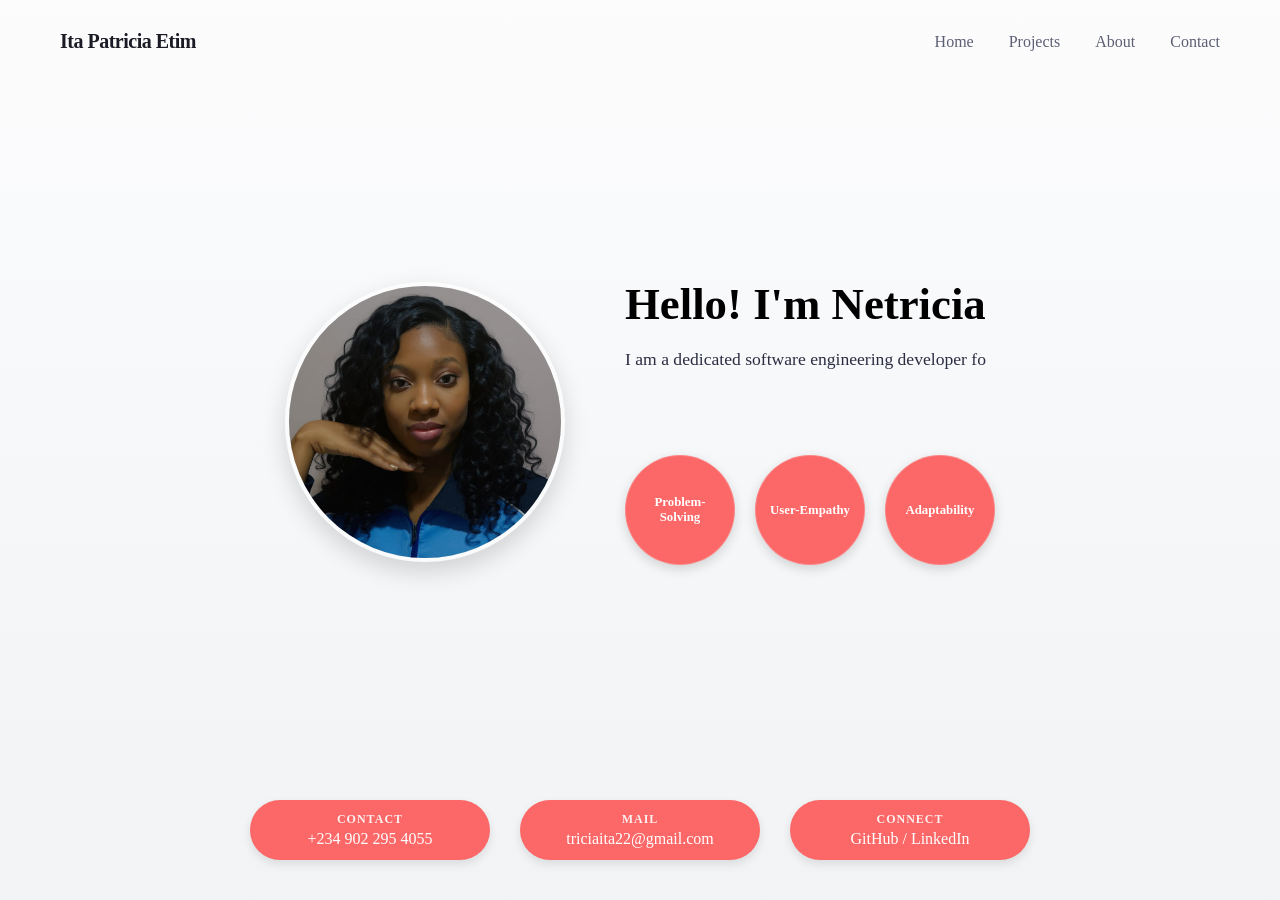
<file: index.html>
<!DOCTYPE html>
<html lang="en">
<head>
    <meta charset="UTF-8">
    <meta name="viewport" content="width=device-width, initial-scale=1.0">
    <link rel="stylesheet" href="style.css">
    <title>Ita Patricia Etim | Portfolio</title>
</head>
<body>

    <header class="navbar">
        <div class="logo">Ita Patricia Etim</div>
        <nav class="nav-links">
            <ul>
                <li><a href="index.html">Home</a></li>
                <li><a href="project.html">Projects</a></li>   
                <li><a href="about.html">About</a></li>
                <li><a href="contact.html">Contact</a></li>
            </ul> 
        </nav>
    </header>

    <main class="hero-section">
        <div class="intro-left">
            <div class="profile-image">
                <div class="image-placeholder"></div>
            </div> 
        </div>
        <div class="intro-right">
            <h1>Hello! I'm Netricia</h1>
            <p id="typewriter-bio"></p>
            <div class="trait-circles">
                <div class="circle">Problem-Solving</div>
                <div class="circle">User-Empathy</div>
                <div class="circle">Adaptability</div>
            </div>
        </div>
    </main>

    <footer class="contact-footer">
        <div class="footer-pill">
            <strong>Contact</strong>
            <span>+234 902 295 4055</span>
        </div>
        <div class="footer-pill">
            <strong>Mail</strong>
            <span><a href="mailto:triciaita22@gmail.com">triciaita22@gmail.com</a></span>
        </div>
        <div class="footer-pill">
            <strong>Connect</strong>
            <span><a href="https://github.com/Netricia123" target="_blank">GitHub</a> / <a href="https://www.linkedin.com/in/netricia-ita" target="_blank">LinkedIn</a></span>
        </div>
    </footer>

    <script>
        const bioText = "I am a dedicated software engineering developer focused on the user experience. I believe effective programming starts with simplicity and clarity, ensuring every digital solution is intuitive and easy to use. I'm currently expanding my skill set to transform basic concepts into robust, user-friendly designs.";
        let i = 0;
        const speed = 20;

        function typeWriter() {
            if (i < bioText.length) {
                document.getElementById("typewriter-bio").innerHTML += bioText.charAt(i);
                i++;
                setTimeout(typeWriter, speed);
            }
        }
        window.onload = typeWriter;
    </script>
</body>
</html>
</file>
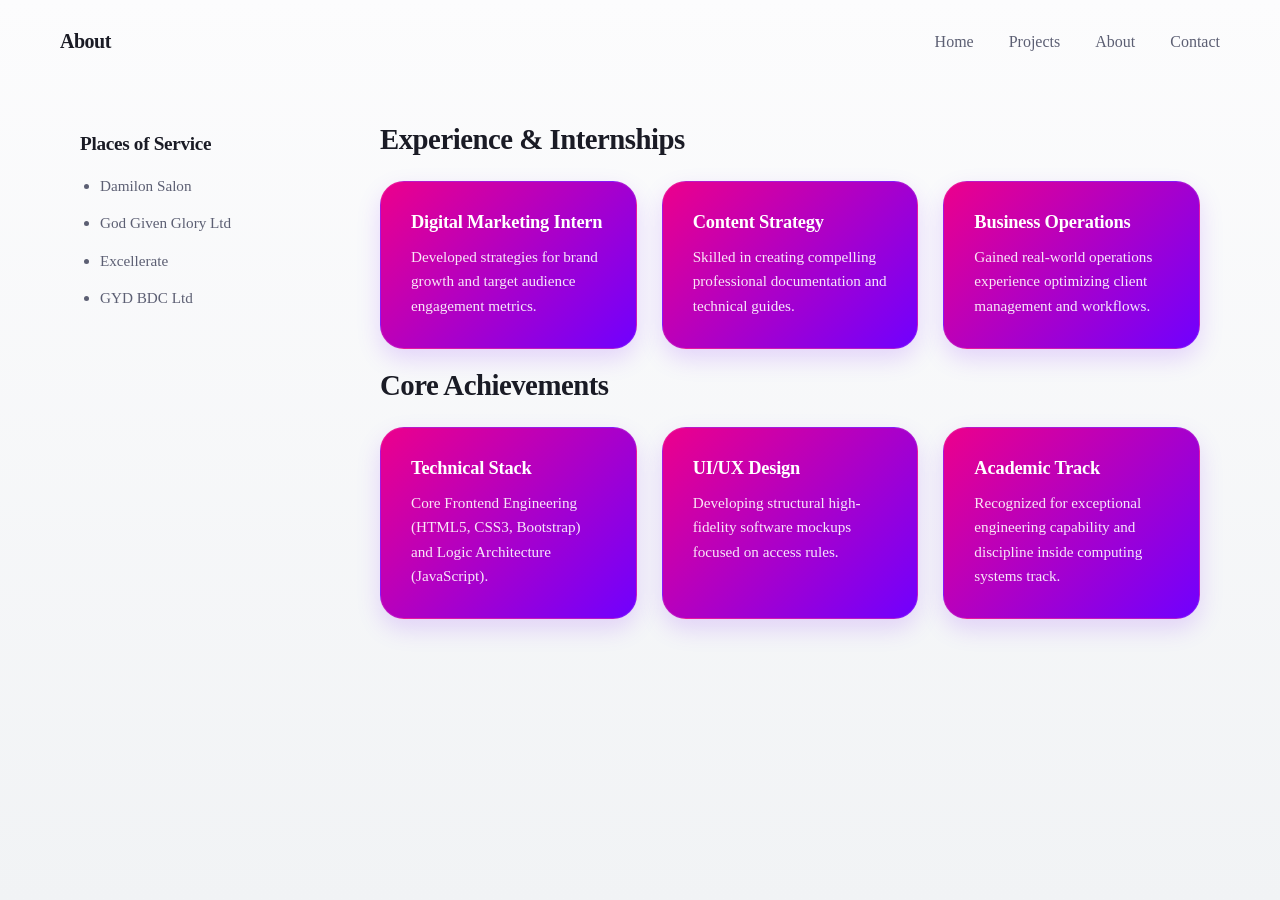
<file: about.html>
<!DOCTYPE html>
<html lang="en">
<head>
    <meta charset="UTF-8">
    <meta name="viewport" content="width=device-width, initial-scale=1.0">
    <link rel="stylesheet" href="style.css">
    <link rel="stylesheet" href="about.css">
    <title>About Me | Experience</title>
</head>
<body>

    <header class="navbar">
        <h1>About</h1>
        <nav class="nav-links">
            <ul>
                <li><a href="index.html">Home</a></li>
                <li><a href="projects.html">Projects</a></li>
                <li><a href="about.html">About</a></li>
                <li><a href="contact.html">Contact</a></li>
            </ul> 
        </nav>
    </header>

    <div class="about-container">
        <!-- Simplified Clean Sidebar Navigation List -->
        <aside class="sidebar-links">
            <h3>Places of Service</h3>
            <ul>
                <li>Damilon Salon</li>
                <li>God Given Glory Ltd</li>
                <li>Excellerate</li>
                <li>GYD BDC Ltd</li>
            </ul>
        </aside>

        <!-- Main Content Area -->
        <main class="about-page">
            <h2 class="section-title">Experience & Internships</h2>
            <div class="info-cluster">
                <div class="bubble">
                    <h4>Digital Marketing Intern</h4>
                    <p>Developed strategies for brand growth and target audience engagement metrics.</p>
                </div>
                <div class="bubble">
                    <h4>Content Strategy</h4>
                    <p>Skilled in creating compelling professional documentation and technical guides.</p>
                </div>
                <div class="bubble">
                    <h4>Business Operations</h4>
                    <p>Gained real-world operations experience optimizing client management and workflows.</p>
                </div>
            </div>

            <h2 class="section-title">Core Achievements</h2>
            <div class="info-cluster">
                <div class="bubble">
                    <h4>Technical Stack</h4>
                    <p>Core Frontend Engineering (HTML5, CSS3, Bootstrap) and Logic Architecture (JavaScript).</p>
                </div>
                <div class="bubble">
                    <h4>UI/UX Design</h4>
                    <p>Developing structural high-fidelity software mockups focused on access rules.</p>
                </div>
                <div class="bubble">
                    <h4>Academic Track</h4>
                    <p>Recognized for exceptional engineering capability and discipline inside computing systems track.</p>
                </div>
            </div>
        </main>
    </div>
</body>
</html>
</file>
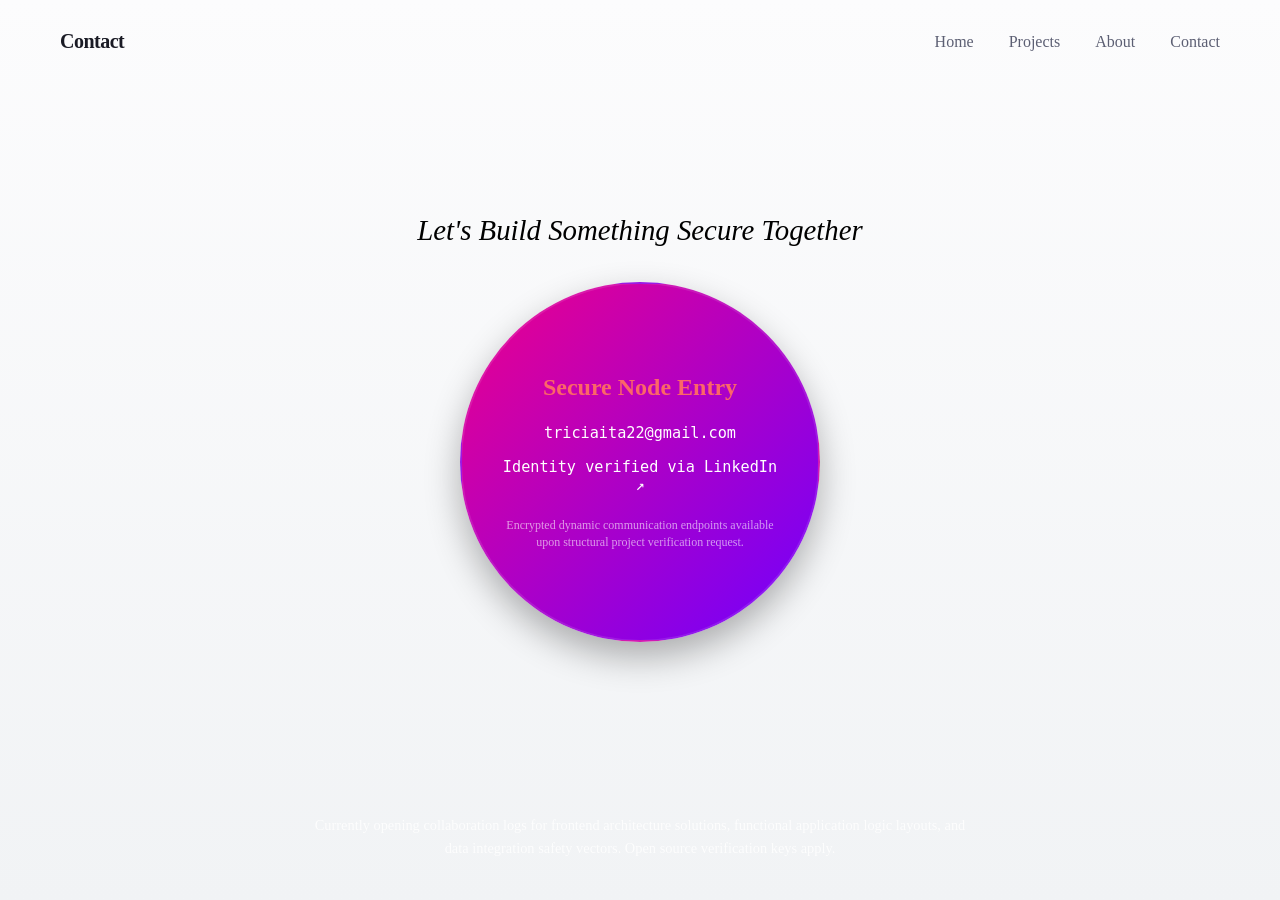
<file: contact.html>
<!DOCTYPE html>
<html lang="en">
<head>
    <meta charset="UTF-8">
    <meta name="viewport" content="width=device-width, initial-scale=1.0">
    <link rel="stylesheet" href="style.css">
    <link rel="stylesheet" href="contact.css">
    <title>Contact System Portal</title>
</head>
<body>

    <header class="navbar">
        <h1>Contact</h1>
        <nav class="nav-links">
            <ul>
                <li><a href="index.html">Home</a></li>
                <li><a href="project.html">Projects</a></li>   
                <li><a href="about.html">About</a></li>
                <li><a href="contact.html">Contact</a></li>
            </ul> 
        </nav>
    </header>

    <main class="contact-container">
        <h2 class="contact-title">Let's Build Something Secure Together</h2>
        
        <div class="contact-circle">
            <h3>Secure Node Entry</h3>
            <a href="mailto:triciaita22@gmail.com" class="contact-link">triciaita22@gmail.com</a>
            <a href="https://www.linkedin.com/in/netricia-ita" target="_blank" class="contact-link">Identity verified via LinkedIn ↗</a>
            <p class="sub-text">Encrypted dynamic communication endpoints available upon structural project verification request.</p>
        </div>
    </main>

    <footer class="footer-note">
        Currently opening collaboration logs for frontend architecture solutions, functional application logic layouts, and data integration safety vectors. Open source verification keys apply.
    </footer>
</body>
</html>
</file>
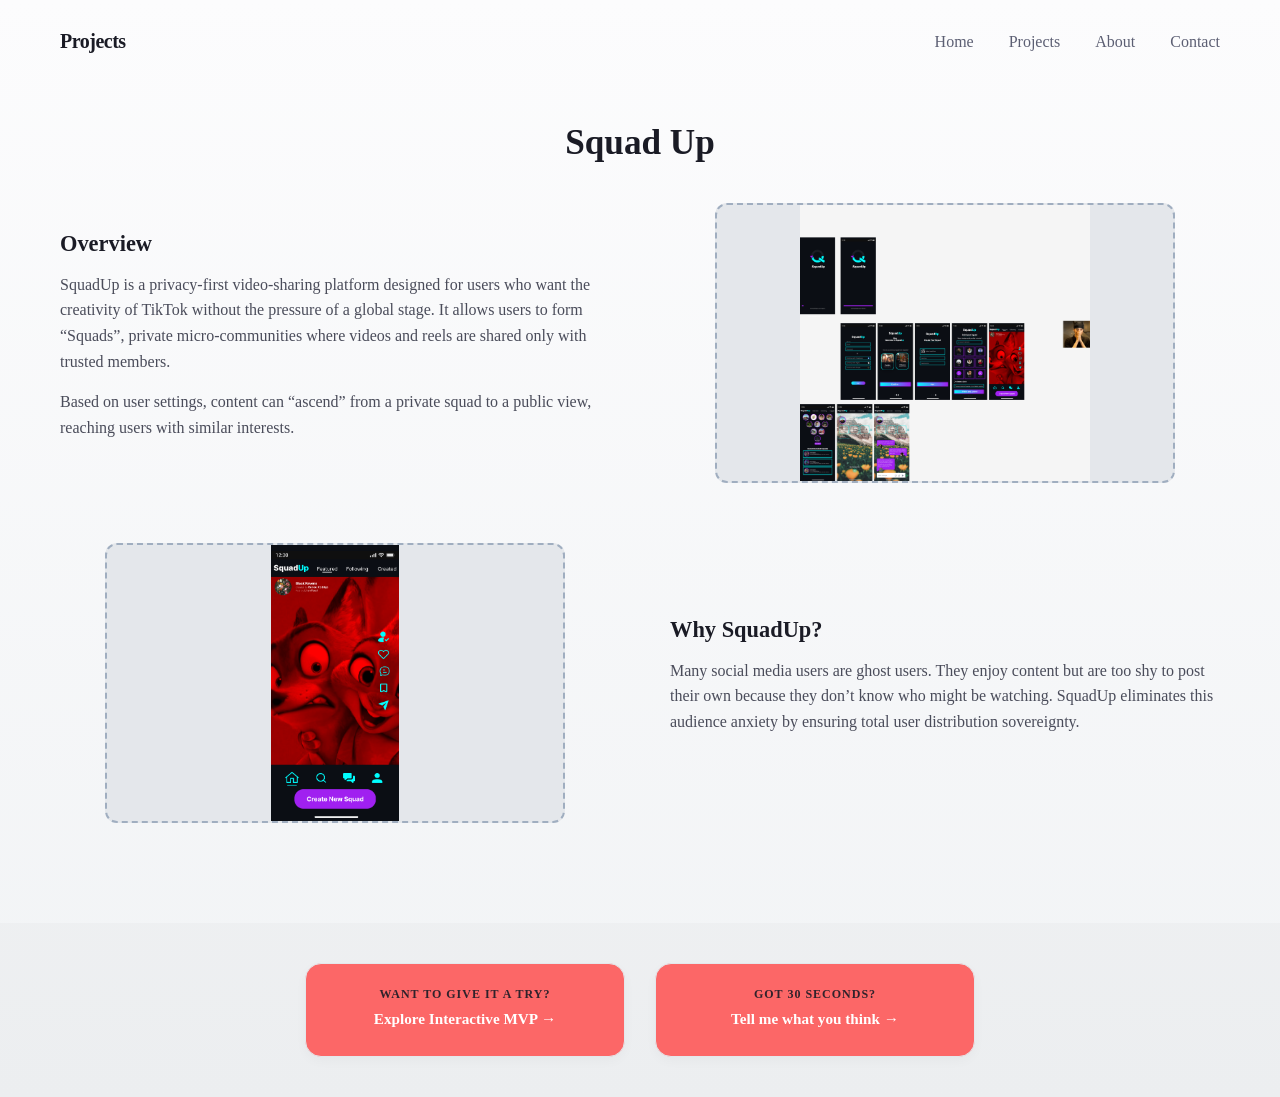
<file: project.html>
<!DOCTYPE html>
<html lang="en">
<head>
    <meta charset="UTF-8">
    <meta name="viewport" content="width=device-width, initial-scale=1.0">
    <link rel="stylesheet" href="style.css">
    <link rel="stylesheet" href="projects.css">
    <title>Projects</title>
</head>
<body>

    <header class="navbar">
        <h1>Projects</h1>
        <nav class="nav-links">
            <ul>
                <li><a href="index.html">Home</a></li>
                <li><a href="projects.html">Projects</a></li>   
                <li><a href="about.html">About</a></li>
                <li><a href="contact.html">Contact</a></li>
            </ul> 
        </nav>
    </header>

    <main class="projects-main-content">
        <h2>Squad Up</h2>
        
        <section class="project-row">
            <div id="content-box">
                <h3>Overview</h3>
                <p>SquadUp is a privacy-first video-sharing platform designed for users who want the creativity of TikTok without the pressure of a global stage. It allows users to form “Squads”, private micro-communities where videos and reels are shared only with trusted members.</p>
                <p>Based on user settings, content can “ascend” from a private squad to a public view, reaching users with similar interests.</p>
            </div>
            <div id="img-box">
                <div class="original-img-placeholder"><img src="Home Discover Inbox MeHome Discover Inbox Me.png"></div>
            </div>
        </section>

        <section class="project-row reverse">
            <div id="content-box">
                <h3>Why SquadUp?</h3>
                <p>Many social media users are ghost users. They enjoy content but are too shy to post their own because they don’t know who might be watching. SquadUp eliminates this audience anxiety by ensuring total user distribution sovereignty.</p>
            </div>
            <div id="img-box">
                <div class="original-img-placeholder"><img src="Home Screen.png"></div>
            </div>
        </section>
    </main>

    <footer class="contact-footer">
        <div class="footer-pill">
            <p><strong>Want to give it a try?</strong></p>
            <p><a href="https://joinsquadup.lovable.app" target="_blank" class="footer-link">Explore Interactive MVP →</a></p>
        </div>
        <div class="footer-pill">
            <p><strong>Got 30 seconds?</strong></p>
            <p><a href="https://forms.gle/LfJwSevLJqWQ6PcD9" target="_blank" class="footer-link">Tell me what you think →</a></p>
        </div>
    </footer>

</body>
</html>
</file>
<file: style.css>
/* ==========================================================================
   Hero Section & Core Interactive Components
   ========================================================================== */
* {
    margin: 0;
    padding: 0;
    box-sizing: border-box;
}

body {
    background: linear-gradient(to bottom, #fcfcfd, #f1f3f5);
    color: #2b2d42;
    min-height: 100vh;
    display: flex;
    flex-direction: column;
    overflow-x: hidden;
}

main {
    flex: 1;
}

   .navbar {
    display: flex;
    justify-content: space-between;
    align-items: center;
    padding: 30px 60px;
    width: 100%;
    background: transparent;
}

.logo, 
.navbar h1 {
    color: #1a1b25 !important;
    font-weight: 700 !important;
    font-size: 1.25rem !important; /* Locks size to perfectly match 'Ita Patricia Etim' on every page */
    letter-spacing: -0.5px;
}

/* Forces links to sit inline as a horizontal block and deletes bullet shapes */
.nav-links ul {
    display: flex;
    flex-direction: row; 
    gap: 35px;
    list-style: none; /* Removes default HTML bullet points */
    margin: 0;
    padding: 0;
}

/* Erases basic default browser blue styling and lines */
.nav-links a {
    text-decoration: none; /* Removes default HTML text underline */
    color: #5c5f73;
    font-weight: 500;
    font-size: 1rem;
    transition: color 0.25s ease, transform 0.25s ease;
    display: inline-block;
}

.nav-links a:hover {
    color: #ec008c; /* Subtle hint of your color signature on hover */
    transform: translateY(-1px);
}

.hero-section {
    display: flex;
    justify-content: center;
    align-items: center;
    gap: 60px;
    padding: 60px 40px;
    max-width: 1200px;
    margin: 0 auto;
}

.profile-image {
    width: 280px;
    height: 280px;
    border-radius: 50%;
    overflow: hidden;
    border: 4px solid rgba(255, 255, 255, 0.5);
    box-shadow: 0 10px 25px rgba(0,0,0,0.15);
}

.image-placeholder {
    width: 100%;
    height: 100%;
    background: #e0e0e0; /* Gray box backdrop until your upload */
    background-image: url('My_Image.jpg'); /* Just replace filename in your folder */
    background-size: cover;
    background-position: center;
}

.intro-right {
    max-width: 550px;
}

.intro-right h1 {
    font-size: 2.8rem;
    color: #000000;
    margin-bottom: 15px;
}

#typewriter-bio {
    font-size: 1.1rem;
    line-height: 1.6;
    min-height: 80px;
}

.trait-circles {
    display: flex;
    gap: 20px;
    margin-top: 30px;
}

.circle {
    background-color: #fc6767;
    color: #ffffff;
    width: 110px;
    height: 110px;
    border-radius: 50%;
    display: flex;
    justify-content: center;
    align-items: center;
    text-align: center;
    font-size: 0.8rem;
    font-weight: 700;
    padding: 10px;
    box-shadow: 0 4px 12px rgba(0, 0, 0, 0.15);
    border: 1px solid rgba(255,255,255,0.2);
}

/* Footer layout elements */
.contact-footer {
    display: flex;
    justify-content: center;
    gap: 30px;
    padding: 40px 20px;
    flex-wrap: wrap;
}

.footer-pill {
    background-color: #fc6767;
    color: #ffffff;
    width: 240px;
    padding: 12px 20px;
    border-radius: 50px;
    display: flex;
    flex-direction: column;
    align-items: center;
    box-shadow: 0 4px 10px rgba(0, 0, 0, 0.1);
}

.footer-pill strong {
    font-size: 0.75rem;
    text-transform: uppercase;
    letter-spacing: 1px;
    margin-bottom: 3px;
    opacity: 0.9;
}

.footer-pill a {
    text-decoration: none;
    color: #ffffff;

}

@media (max-width: 768px) {
    .hero-section {
        flex-direction: column;
        text-align: center;
        gap: 30px;
        padding: 40px 20px;
    }
    .trait-circles {
        justify-content: center;
    }
}
</file>
<file: about.css>
/* ==========================================================================
   About Page Clean Split Layout
   ========================================================================== */
.about-container {
    display: flex;
    max-width: 1200px;
    margin: 0 auto;
    width: 100%;
    padding: 40px;
    gap: 60px;
}

/* Stripped-down sidebar styling (No box enclosure, clean typography) */
.sidebar-links {
    flex: 0 0 240px;
    padding: 10px 0;
    height: fit-content;
}

.sidebar-links h3 {
    color: #1a1b25;
    margin-bottom: 20px;
    font-size: 1.2rem;
    font-weight: 700;
    letter-spacing: -0.3px;
}

.sidebar-links ul {
    list-style-type: disc; /* Re-enables clean, default bullet points */
    padding-left: 20px;    /* Shifts bullets over slightly so they hang neatly */
    display: flex;
    flex-direction: column;
    gap: 16px;
}

.sidebar-links ul li {
    font-size: 0.95rem;
    font-weight: 500;
    color: #5c5f73;
    line-height: 1.4;
}

.about-page {
    flex: 1;
}

/* Erased the black decorative left line completely */
.section-title {
    font-size: 1.8rem;
    margin-bottom: 25px;
    color: #1a1b25;
    font-weight: 800;
    letter-spacing: -0.5px;
    padding-left: 0; /* Resets alignment since line is gone */
}

.section-title:of-type(2) {
    margin-top: 50px;
}

.info-cluster {
    display: flex;
    flex-wrap: wrap;
    gap: 25px;
    margin-bottom: 20px;
}

/* Premium Geometric Display Bubbles */
.bubble {
    background: linear-gradient(135deg, #ec008c, #7000FF);
    border-radius: 24px;
    padding: 30px;
    flex: 1 1 calc(33.333% - 25px);
    min-width: 250px;
    box-shadow: 0 10px 25px rgba(112, 0, 255, 0.15);
    transition: transform 0.3s ease, box-shadow 0.3s ease;
    border: 1px solid rgba(255, 255, 255, 0.1);
}

.bubble:hover {
    transform: translateY(-4px);
    box-shadow: 0 15px 35px rgba(112, 0, 255, 0.25);
}

.bubble h4 {
    font-size: 1.15rem;
    margin-bottom: 12px;
    color: #ffffff;
    font-weight: 700;
    letter-spacing: -0.2px;
}

.bubble p {
    font-size: 0.95rem;
    line-height: 1.6;
    color: rgba(255, 255, 255, 0.9);
}

/* Responsive Fluid Adjustments */
@media (max-width: 992px) {
    .about-container {
        flex-direction: column;
        padding: 20px;
        gap: 30px;
    }
    .sidebar-links {
        width: 100%;
        border-bottom: 1px solid #e4e7eb;
        padding-bottom: 20px;
    }
}
</file>
<file: contact.css>
/* ==========================================================================
   Contact Terminal Center Card
   ========================================================================== */
.contact-container {
    display: flex;
    flex-direction: column;
    justify-content: center;
    align-items: center;
    padding: 60px 20px;
}

.contact-title {
    font-size: 1.8rem;
    font-weight: 300;
    font-style: italic;
    margin-bottom: 35px;
    color: #000000;
    text-align: center;
}

/* Master Node Geometric Layout Link Box */
.contact-circle {
    width: 360px;
    height: 360px;
    background: linear-gradient(135deg, #ec008c, #7000FF);
    border-radius: 50%;
    display: flex;
    flex-direction: column;
    justify-content: center;
    align-items: center;
    text-align: center;
    box-shadow: 0 15px 35px rgba(0, 0, 0, 0.3);
    padding: 40px;
    border: 2px solid rgba(255,255,255,0.1);
    transition: transform 0.4s ease;
}

.contact-circle:hover {
    transform: rotate(2deg) scale(1.02);
}

.contact-circle h2, .contact-circle h3 {
    font-size: 1.5rem;
    margin-bottom: 15px;
    color: #fc6767;
}

.contact-link {
    color: #ffffff;
    text-decoration: none;
    font-size: 0.95rem;
    margin: 8px 0;
    transition: color 0.2s;
    font-family: monospace;
}

.contact-link:hover {
    color: #fc6767;
    text-decoration: underline;
}

.sub-text {
    font-size: 0.75rem;
    margin-top: 15px;
    color: rgba(255, 255, 255, 0.6);
    line-height: 1.4;
}

.footer-note {
    max-width: 700px;
    margin: 40px auto;
    text-align: center;
    font-size: 0.9rem;
    line-height: 1.6;
    color: #ffffff;
    opacity: 0.85;
    padding: 0 20px;
}

@media(max-width: 480px){
    .contact-circle {
        width: 290px;
        height: 290px;
        padding: 20px;
    }
    .contact-title {
        font-size: 1.4rem;
    }
}
</file>
<file: projects.css>
.projects-main-content {
    max-width: 1200px;
    margin: 0 auto;
    padding: 40px 20px;
    width: 100%;
}

.projects-main-content h2 {
    text-align: center;
    font-size: 2.2rem;
    color: #1a1b25;
    margin-bottom: 40px;
    font-weight: 800;
}

.project-row {
    display: flex;
    flex-direction: row;
    align-items: center; /* This prevents the text from floating awkwardly and leaving excess space */
    justify-content: center;
    width: 100%;
    gap: 60px;
    margin-bottom: 60px;
}

/* Alternating flip layout */
.project-row.reverse {
    flex-direction: row-reverse;
}

#content-box {
    flex: 1;
    display: flex;
    flex-direction: column;
    text-align: left; 
}

#content-box h3 {
    font-size: 1.4rem;
    color: #1a1b25;
    margin-bottom: 15px;
    font-weight: 700;
}

#content-box p {
    font-size: 1rem;
    line-height: 1.6;
    color: #4a4c5a;
    margin-bottom: 15px;
}

#img-box {
    flex: 1;
    display: flex;
    justify-content: center;
    align-items: center;
}

.original-img-placeholder {
    width: 100%;
    max-width: 460px;
    height: 280px;
    background: #e4e7eb;
    border: 2px dashed #a0aec0;
    border-radius: 12px;
    display: flex;
    justify-content: center;
    align-items: center;
    color: #718096;
    font-size: 0.9rem;
}

/* Restrains any image inside the placeholder box to fit perfectly */
.original-img-placeholder img {
    width: 100%;
    height: 100%;
    object-fit: contain; /* Keeps the aspect ratio of your app screens perfect without distortion */
    border-radius: 10px; /* Optional: smooths out the image corners to match the card */
}

/* Bottom Action Layout Links */
.contact-footer {
    display: flex;
    justify-content: center;
    gap: 30px;
    padding: 40px 20px;
    background: rgba(0,0,0,0.02);
    flex-wrap: wrap;
}

.footer-pill {
    background-color: #fc6767;
    color: #1a1b25;
    width: 320px;
    padding: 20px;
    border-radius: 16px;
    display: flex;
    flex-direction: column;
    align-items: center;
    text-align: center;
    box-shadow: 0 4px 12px rgba(0, 0, 0, 0.03);
    border: 1px solid #e4e7eb;
}

.footer-pill p {
    font-size: 0.95rem;
    margin-bottom: 8px;
}

.footer-link {
    color: #ffffff;
    text-decoration: none;
    font-weight: 600;
}

.footer-link:hover {
    text-decoration: underline;
}

@media (max-width: 768px) {
    .project-row, .project-row.reverse {
        flex-direction: column;
        gap: 30px;
    }
    #content-box {
        text-align: center;
    }
}
</file>
